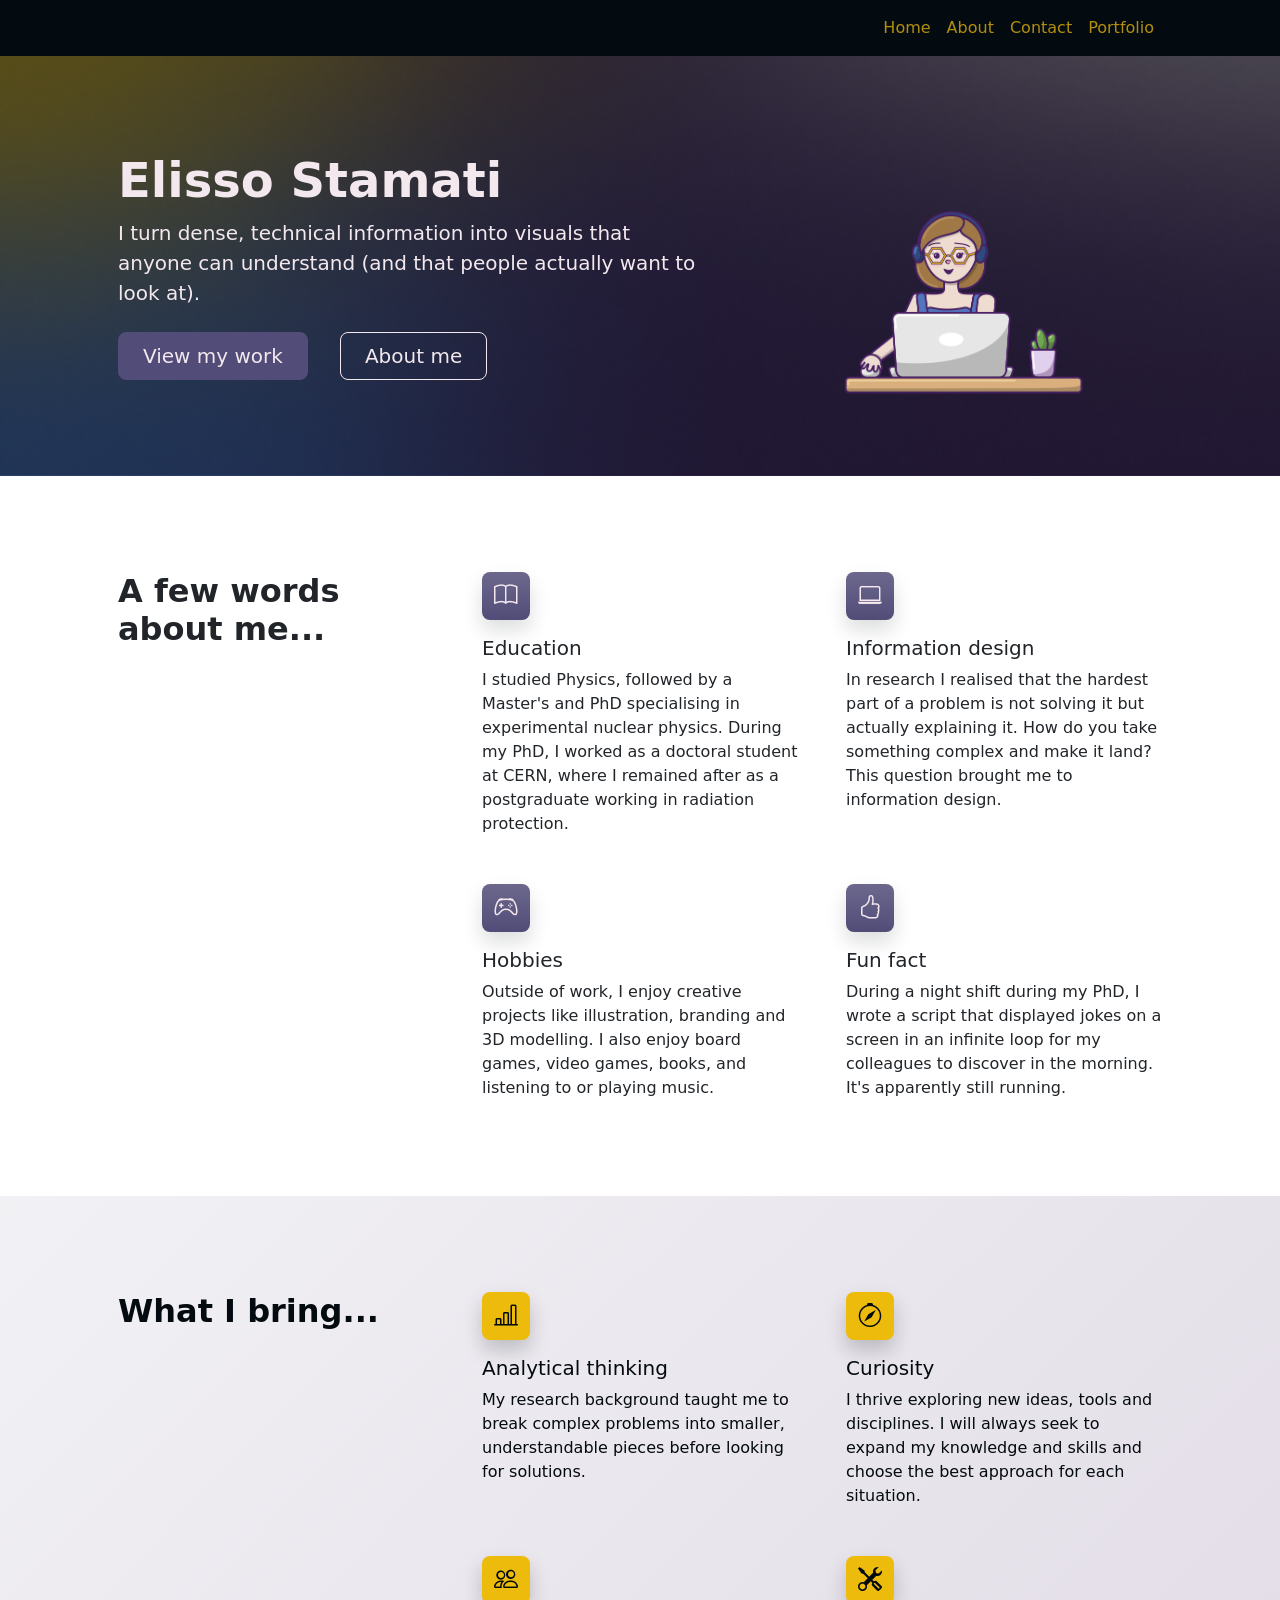
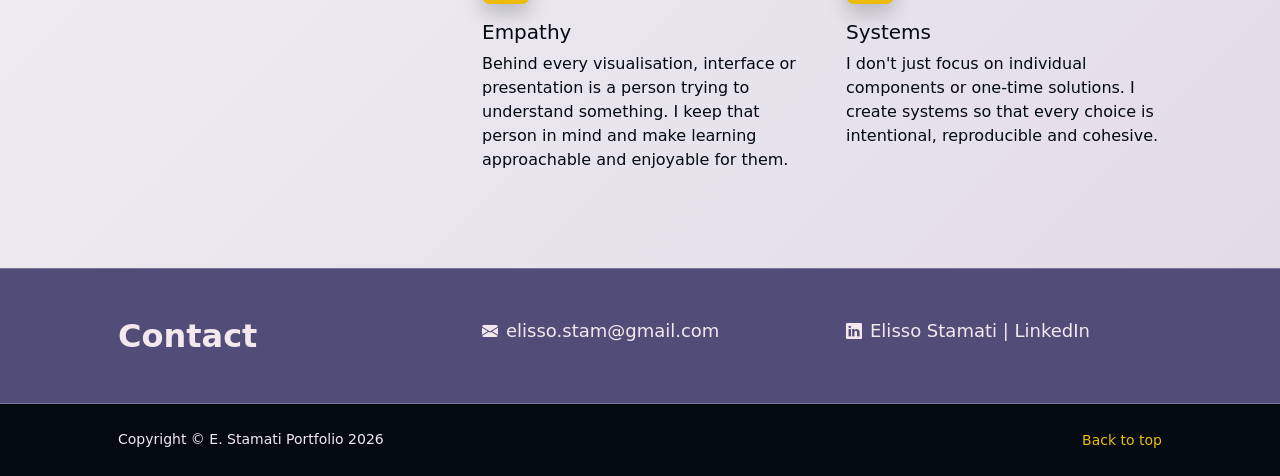
<file: index.html>
<!DOCTYPE html>
<html lang="en">
    <head>
        <meta charset="utf-8" />
        <meta name="viewport" content="width=device-width, initial-scale=1, shrink-to-fit=no" />
        <meta name="description" content="" />
        <meta name="author" content="" />
        <title>E. Stamati - Portfolio</title>
        <!-- Favicon-->
        <link rel="icon" type="image/x-icon" href="assets/favicon.ico" />
        <!-- Bootstrap icons-->
        <link href="https://cdn.jsdelivr.net/npm/bootstrap-icons@1.5.0/font/bootstrap-icons.css" rel="stylesheet" />
        <!-- Core theme CSS (includes Bootstrap)-->
        <link href="css/styles.css" rel="stylesheet" />
    </head> 
    <body class="d-flex flex-column h-100 index-theme" id="top">
        <main class="flex-shrink-0">
            <!-- Navigation-->
            <nav class="navbar navbar-expand-lg navbar-dark bg-dark">
                <div class="container px-5">
                    <button class="navbar-toggler" type="button" data-bs-toggle="collapse" data-bs-target="#navbarSupportedContent" aria-controls="navbarSupportedContent" aria-expanded="false" aria-label="Toggle navigation"><span class="navbar-toggler-icon"></span></button>
                    <div class="collapse navbar-collapse" id="navbarSupportedContent">
                        <ul class="navbar-nav ms-auto mb-2 mb-lg-0">
                            <li class="nav-item"><a class="nav-link" href="#top">Home</a></li>
                            <li class="nav-item"><a class="nav-link" href="#about">About</a></li>
                            <li class="nav-item"><a class="nav-link" href="#contact">Contact</a></li>
                            <li class="nav-item"><a class="nav-link" href="portfolio-overview.html">Portfolio</a></li>
                        </ul>
                    </div>
                </div>
            </nav>
            <!-- Header-->
            <header class="hero-header bg-dark py-5">
                <div class="container px-5">
                    <div class="row gx-5 align-items-center align-items-xl-stretch justify-content-center">
                        <div class="col-lg-8 col-xl-7 col-xxl-6">
                            <div class="d-xl-none text-center mb-4">
                                <img class="hero-image-mobile img-fluid rounded-3" src="assets/Happy.png" alt="Portrait of Elisso Stamati" />
                            </div>
                            <div class="my-5 text-center text-xl-start">
                                <h1 class="display-5 fw-bolder text-white mb-2">Elisso Stamati</h1>
                                <p class="lead fw-normal text-white mb-4">I turn dense, technical information into visuals that anyone can understand (and that people actually want to look at).</p>
                                <div class="d-grid gap-3 d-sm-flex justify-content-sm-center justify-content-xl-start">
                                    <a class="btn btn-primary btn-lg px-4 me-sm-3" href="portfolio-overview.html">View my work</a>
                                    <a class="btn btn-outline-light btn-lg px-4" href="#about">About me</a>
                                </div>
                            </div>
                        </div>
                        <div class="hero-image-column col-xl-5 col-xxl-6 d-none d-xl-flex justify-content-center"><img class="hero-image img-fluid rounded-3 mb-0 align-self-end" src="assets/Happy.png" alt="..." /></div>
                    </div>
                </div>
            </header>
            <!-- About section-->
            <section class="py-5 about-section" id="about">
                <div class="container px-5 my-5">
                    <div class="row gx-5 about-panel">
                        <div class="col-lg-4 mb-5 mb-lg-0"><h2 class="fw-bolder mb-0">A few words about me...</h2></div>
                        <div class="col-lg-8">
                            <div class="row gx-5 row-cols-1 row-cols-md-2">
                                <div class="col mb-5 h-100">
                                    <div class="feature bg-primary bg-gradient text-white rounded-3 mb-3"><i class="bi bi-book"></i></div>
                                    <h2 class="h5">Education</h2>
                                    <p class="mb-0">I studied Physics, followed by a Master's and PhD specialising in experimental nuclear physics. During my PhD, I worked as a doctoral student at CERN, where I remained after as a postgraduate working in radiation protection.</p>
                                </div>
                                <div class="col mb-5 h-100">
                                    <div class="feature bg-primary bg-gradient text-white rounded-3 mb-3"><i class="bi bi-laptop"></i></div>
                                    <h2 class="h5">Information design</h2>
                                    <p class="mb-0">In research I realised that the hardest part of a problem is not solving it but actually explaining it. How do you take something complex and make it land? This question brought me to information design. </p>
                                </div>
                                <div class="col mb-5 mb-md-0 h-100">
                                    <div class="feature bg-primary bg-gradient text-white rounded-3 mb-3"><i class="bi bi-controller"></i></div>
                                    <h2 class="h5">Hobbies</h2>
                                    <p class="mb-0">Outside of work, I enjoy creative projects like illustration, branding and 3D modelling. I also enjoy board games, video games, books, and listening to or playing music.</p>
                                </div>
                                <div class="col h-100">
                                    <div class="feature bg-primary bg-gradient text-white rounded-3 mb-3"><i class="bi bi-hand-thumbs-up"></i></div>
                                    <h2 class="h5">Fun fact</h2>
                                    <p class="mb-0">During a night shift during my PhD, I wrote a script that displayed jokes on a screen in an infinite loop for my colleagues to discover in the morning. It's apparently still running.</p>
                                </div>
                            </div>
                        </div>
                    </div>
                </div>
            </section>

            <section class="py-5 what-i-bring-section" id="what-i-bring">
                <div class="container px-5 my-5">
                    <div class="row gx-5 bring-panel">
                        <div class="col-lg-4 mb-5 mb-lg-0"><h2 class="fw-bolder mb-0">What I bring...</h2></div>
                        <div class="col-lg-8">
                            <div class="row gx-5 row-cols-1 row-cols-md-2">
                                <div class="col mb-5 h-100">
                                    <div class="feature bg-primary bg-gradient text-white rounded-3 mb-3"><i class="bi bi-bar-chart-line"></i></div>
                                    <h2 class="h5">Analytical thinking</h2>
                                    <p class="mb-0">My research background taught me to break complex problems into smaller, understandable pieces before looking for solutions.</p>
                                </div>
                                <div class="col mb-5 h-100">
                                    <div class="feature bg-primary bg-gradient text-white rounded-3 mb-3"><i class="bi bi-compass"></i></div>
                                    <h2 class="h5">Curiosity</h2>
                                    <p class="mb-0">I thrive exploring new ideas, tools and disciplines. I will always seek to expand my knowledge and skills and choose the best approach for each situation.</p>
                                </div>
                                <div class="col mb-5 mb-md-0 h-100">
                                    <div class="feature bg-primary bg-gradient text-white rounded-3 mb-3"><i class="bi bi-people"></i></div>
                                    <h2 class="h5">Empathy</h2>
                                    <p class="mb-0">Behind every visualisation, interface or presentation is a person trying to understand something. I keep that person in mind and make learning approachable and enjoyable for them.</p>
                                </div>
                                <div class="col h-100">
                                    <div class="feature bg-primary bg-gradient text-white rounded-3 mb-3"><i class="bi bi-tools"></i></div>
                                    <h2 class="h5">Systems</h2>
                                    <p class="mb-0">I don't just focus on individual components or one-time solutions. I create systems so that every choice is intentional, reproducible and cohesive.</p>
                                </div>
                            </div>
                        </div>
                    </div>
                </div>
            </section>
        </main>
        <section class="contact-strip py-5" id="contact">
            <div class="container px-5">
                <div class="row gx-5 align-items-start text-white">
                    <div class="col-lg-4 mb-4 mb-lg-0">
                        <h2 class="fw-bolder mb-0">Contact</h2>
                    </div>
                    <div class="col-lg-8">
                        <div class="row gx-5 row-cols-1 row-cols-md-2">
                            <div class="col mb-3 mb-md-0">
                                <a class="contact-link" href="mailto:elisso.stam@gmail.com"><i class="bi bi-envelope-fill me-2"></i>elisso.stam@gmail.com</a>
                            </div>
                            <div class="col">
                                <a class="contact-link" href="https://www.linkedin.com/in/elisso-stamati-58b563334/" target="_blank" rel="noopener noreferrer"><i class="bi bi-linkedin me-2"></i>Elisso Stamati | LinkedIn</a>
                            </div>
                        </div>
                    </div>
                </div>
            </div>
        </section>
        <!-- Footer-->
        <footer class="bg-dark py-4 mt-auto">
            <div class="container px-5">
                <div class="row align-items-center justify-content-between flex-column flex-sm-row">
                    <div class="col-auto"><div class="small m-0 text-white">Copyright &copy; E. Stamati Portfolio 2026</div></div>
                    <div class="col-auto"><a class="back-to-top small" href="#top">Back to top</a></div>
                </div>
            </div>
        </footer>
        <!-- Bootstrap core JS-->
        <script src="https://cdn.jsdelivr.net/npm/bootstrap@5.2.3/dist/js/bootstrap.bundle.min.js"></script>
        <!-- Core theme JS-->
        <script src="js/scripts.js"></script>
    </body>
</html>
</file>
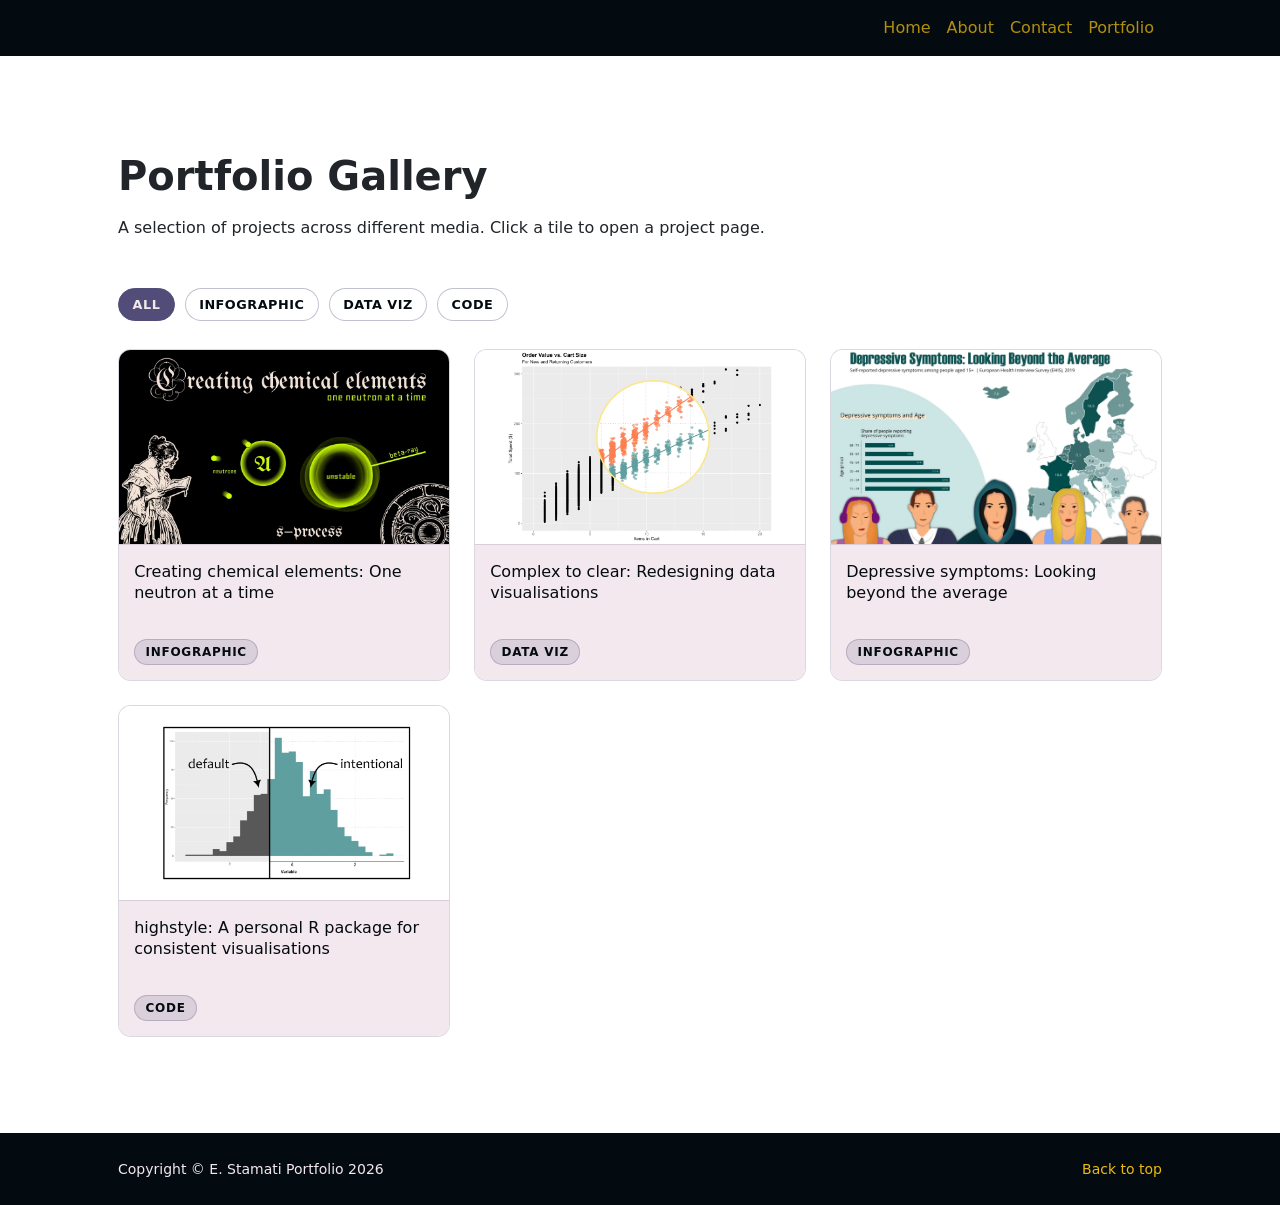
<file: portfolio-overview.html>
<!DOCTYPE html>
<html lang="en">
    <head>
        <meta charset="utf-8" />
        <meta name="viewport" content="width=device-width, initial-scale=1, shrink-to-fit=no" />
        <meta name="description" content="" />
        <meta name="author" content="" />
        <title>E. Stamati - Portfolio Overview</title>
        <!-- Favicon-->
        <link rel="icon" type="image/x-icon" href="assets/favicon.ico" />
        <!-- Bootstrap icons-->
        <link href="https://cdn.jsdelivr.net/npm/bootstrap-icons@1.5.0/font/bootstrap-icons.css" rel="stylesheet" />
        <!-- Core theme CSS (includes Bootstrap)-->
        <link href="css/styles.css" rel="stylesheet" />
        <style>
            .portfolio-gallery-intro {
                max-width: 760px;
            }

            .project-tile {
                display: grid;
                grid-template-rows: minmax(0, 1fr) 8.5rem;
                aspect-ratio: 1 / 1;
                background-color: #ffffff;
                border: 1px solid rgba(82, 77, 120, 0.22);
                border-radius: 0.8rem;
                overflow: hidden;
                color: var(--palette-midnight-ink);
                transition: transform 0.18s ease, box-shadow 0.18s ease;
                text-decoration: none;
            }

            .project-tile:hover,
            .project-tile:focus-visible {
                transform: translateY(-3px);
                box-shadow: 0 10px 24px rgba(4, 11, 16, 0.16);
                color: var(--palette-midnight-ink);
            }

            .project-thumb {
                width: 100%;
                height: 100%;
                min-height: 0;
                object-fit: cover;
                display: block;
            }

            .project-thumb-placeholder {
                width: 100%;
                height: 100%;
                display: grid;
                place-items: center;
                background: linear-gradient(135deg, rgba(82, 77, 120, 0.18), rgba(236, 187, 12, 0.28));
                color: var(--palette-midnight-ink);
                font-weight: 600;
                letter-spacing: 0.02em;
                text-align: center;
                padding: 1rem;
            }

            .project-meta {
                background-color: var(--palette-pale-blush);
                padding: 0.95rem;
                border-top: 1px solid rgba(82, 77, 120, 0.16);
                display: flex;
                flex-direction: column;
                gap: 0.5rem;
            }

            .project-title {
                font-size: 1rem;
                line-height: 1.35;
                margin: 0;
                display: -webkit-box;
                -webkit-box-orient: vertical;
                -webkit-line-clamp: 2;
                line-clamp: 2;
                overflow: hidden;
            }

            .project-tag {
                display: inline-block;
                background-color: rgba(82, 77, 120, 0.15);
                color: var(--palette-midnight-ink);
                border: 1px solid rgba(82, 77, 120, 0.28);
                border-radius: 999px;
                padding: 0.2rem 0.65rem;
                font-size: 0.75rem;
                text-transform: uppercase;
                letter-spacing: 0.06em;
                font-weight: 600;
                align-self: flex-start;
                margin-top: auto;
            }

            .project-tile-placeholder {
                opacity: 0.9;
            }

            .portfolio-filter {
                display: flex;
                flex-wrap: wrap;
                gap: 0.6rem;
                margin-bottom: 1.75rem;
            }

            .filter-chip {
                border: 1px solid rgba(82, 77, 120, 0.35);
                border-radius: 999px;
                background-color: #ffffff;
                color: var(--palette-midnight-ink);
                padding: 0.38rem 0.85rem;
                font-size: 0.8rem;
                font-weight: 600;
                letter-spacing: 0.04em;
                text-transform: uppercase;
                transition: background-color 0.16s ease, color 0.16s ease, border-color 0.16s ease;
            }

            .filter-chip:hover,
            .filter-chip:focus-visible {
                background-color: rgba(82, 77, 120, 0.12);
                border-color: rgba(82, 77, 120, 0.55);
            }

            .filter-chip.is-active {
                background-color: var(--palette-muted-indigo);
                color: var(--palette-pale-blush);
                border-color: var(--palette-muted-indigo);
            }

            .portfolio-empty {
                display: none;
                margin-top: 1rem;
                color: var(--palette-midnight-ink);
            }
        </style>
    </head>
    <body class="d-flex flex-column h-100 index-theme" id="top">
        <main class="flex-shrink-0">
            <!-- Navigation-->
            <nav class="navbar navbar-expand-lg navbar-dark bg-dark">
                <div class="container px-5">
                    <button class="navbar-toggler" type="button" data-bs-toggle="collapse" data-bs-target="#navbarSupportedContent" aria-controls="navbarSupportedContent" aria-expanded="false" aria-label="Toggle navigation"><span class="navbar-toggler-icon"></span></button>
                    <div class="collapse navbar-collapse" id="navbarSupportedContent">
                        <ul class="navbar-nav ms-auto mb-2 mb-lg-0">
                            <li class="nav-item"><a class="nav-link" href="index.html#top">Home</a></li>
                            <li class="nav-item"><a class="nav-link" href="index.html#about">About</a></li>
                            <li class="nav-item"><a class="nav-link" href="index.html#contact">Contact</a></li>
                            <li class="nav-item"><a class="nav-link" href="portfolio-overview.html">Portfolio</a></li>
                        </ul>
                    </div>
                </div>
            </nav>

            <section class="py-5">
                <div class="container px-5 my-5">
                    <div class="portfolio-gallery-intro mb-5">
                        <h1 class="fw-bolder mb-3">Portfolio Gallery</h1>
                        <p class="mb-0">A selection of projects across different media. Click a tile to open a project page.</p>
                    </div>

                    <div class="portfolio-filter" aria-label="Filter projects by tag">
                        <button class="filter-chip is-active" type="button" data-filter="all" aria-pressed="true">All</button>
                        <button class="filter-chip" type="button" data-filter="infographic" aria-pressed="false">Infographic</button>
                        <button class="filter-chip" type="button" data-filter="data-viz" aria-pressed="false">Data Viz</button>
                        <button class="filter-chip" type="button" data-filter="code" aria-pressed="false">Code</button>
                    </div>

                    <div class="row g-4 row-cols-1 row-cols-sm-2 row-cols-lg-3" id="projectGrid">
                        <div class="col" data-tag="infographic">
                            <a class="project-tile h-100" href="project_astro.html" aria-label="Open project: Creating chemical elements: One neutron at a time">
                                <img
                                    src="assets/projects/astro_thumbnail.webp"
                                    alt="Thumbnail for Creating chemical elements: One neutron at a time"
                                    class="project-thumb"
                                />
                                <div class="project-meta">
                                    <h2 class="project-title">Creating chemical elements: One neutron at a time</h2>
                                    <span class="project-tag">Infographic</span>
                                </div>
                            </a>
                        </div>

                        <div class="col" data-tag="data-viz">
                            <a class="project-tile h-100" href="project_redesign.html" aria-label="Open project: Complex to clear: Redesigning data visualisations">
                                <img
                                    src="assets/projects/redesign_thumbnail.webp"
                                    alt="Thumbnail for Complex to clear: Redesigning data visualisations"
                                    class="project-thumb"
                                />
                                <div class="project-meta">
                                    <h2 class="project-title">Complex to clear: Redesigning data visualisations</h2>
                                    <span class="project-tag">Data Viz</span>
                                </div>
                            </a>
                        </div>

                        <div class="col" data-tag="infographic">
                            <a class="project-tile h-100" href="project_mental_health.html" aria-label="Open project: Depressive symptoms: Looking beyond the average">
                                <img
                                    src="assets/projects/depressive_symptoms_ehis2019_thumbnail.webp"
                                    alt="Thumbnail for Depressive symptoms: Looking beyond the average"
                                    class="project-thumb"
                                />
                                <div class="project-meta">
                                    <h2 class="project-title">Depressive symptoms: Looking beyond the average</h2>
                                    <span class="project-tag">Infographic</span>
                                </div>
                            </a>
                        </div>

                        <div class="col" data-tag="code">
                            <a class="project-tile h-100" href="project_theme.html" aria-label="Open project: Code">
                                <img
                                    src="assets/projects/theme_thumbnail.webp"
                                    alt="Thumbnail for Code Project"
                                    class="project-thumb"
                                />
                                <div class="project-meta">
                                    <h2 class="project-title">highstyle: A personal R package for consistent visualisations</h2>
                                    <span class="project-tag">Code</span>
                                </div>
                            </a>
                        </div>

                    </div>

                    <p class="portfolio-empty" id="portfolioEmptyState">No projects in this category yet.</p>
                </div>
            </section>
        </main>

        <!-- Footer-->
        <footer class="bg-dark py-4 mt-auto">
            <div class="container px-5">
                <div class="row align-items-center justify-content-between flex-column flex-sm-row">
                    <div class="col-auto"><div class="small m-0 text-white">Copyright &copy; E. Stamati Portfolio 2026</div></div>
                    <div class="col-auto"><a class="back-to-top small" href="#top">Back to top</a></div>
                </div>
            </div>
        </footer>
        <!-- Bootstrap core JS-->
        <script src="https://cdn.jsdelivr.net/npm/bootstrap@5.2.3/dist/js/bootstrap.bundle.min.js"></script>
        <!-- Core theme JS-->
        <script src="js/scripts.js"></script>
        <script>
            (function () {
                const filterButtons = document.querySelectorAll(".filter-chip");
                const projectCards = document.querySelectorAll("#projectGrid > [data-tag]");
                const emptyState = document.getElementById("portfolioEmptyState");

                function applyFilter(filterValue) {
                    let visibleCount = 0;

                    projectCards.forEach(function (card) {
                        const cardTag = card.getAttribute("data-tag");
                        const shouldShow = filterValue === "all" || cardTag === filterValue;
                        card.style.display = shouldShow ? "" : "none";
                        if (shouldShow) {
                            visibleCount += 1;
                        }
                    });

                    if (emptyState) {
                        emptyState.style.display = visibleCount === 0 ? "block" : "none";
                    }
                }

                filterButtons.forEach(function (button) {
                    button.addEventListener("click", function () {
                        const nextFilter = button.getAttribute("data-filter") || "all";

                        filterButtons.forEach(function (btn) {
                            const isActive = btn === button;
                            btn.classList.toggle("is-active", isActive);
                            btn.setAttribute("aria-pressed", isActive ? "true" : "false");
                        });

                        applyFilter(nextFilter);
                    });
                });

                applyFilter("all");
            })();
        </script>
    </body>
</html>
</file>
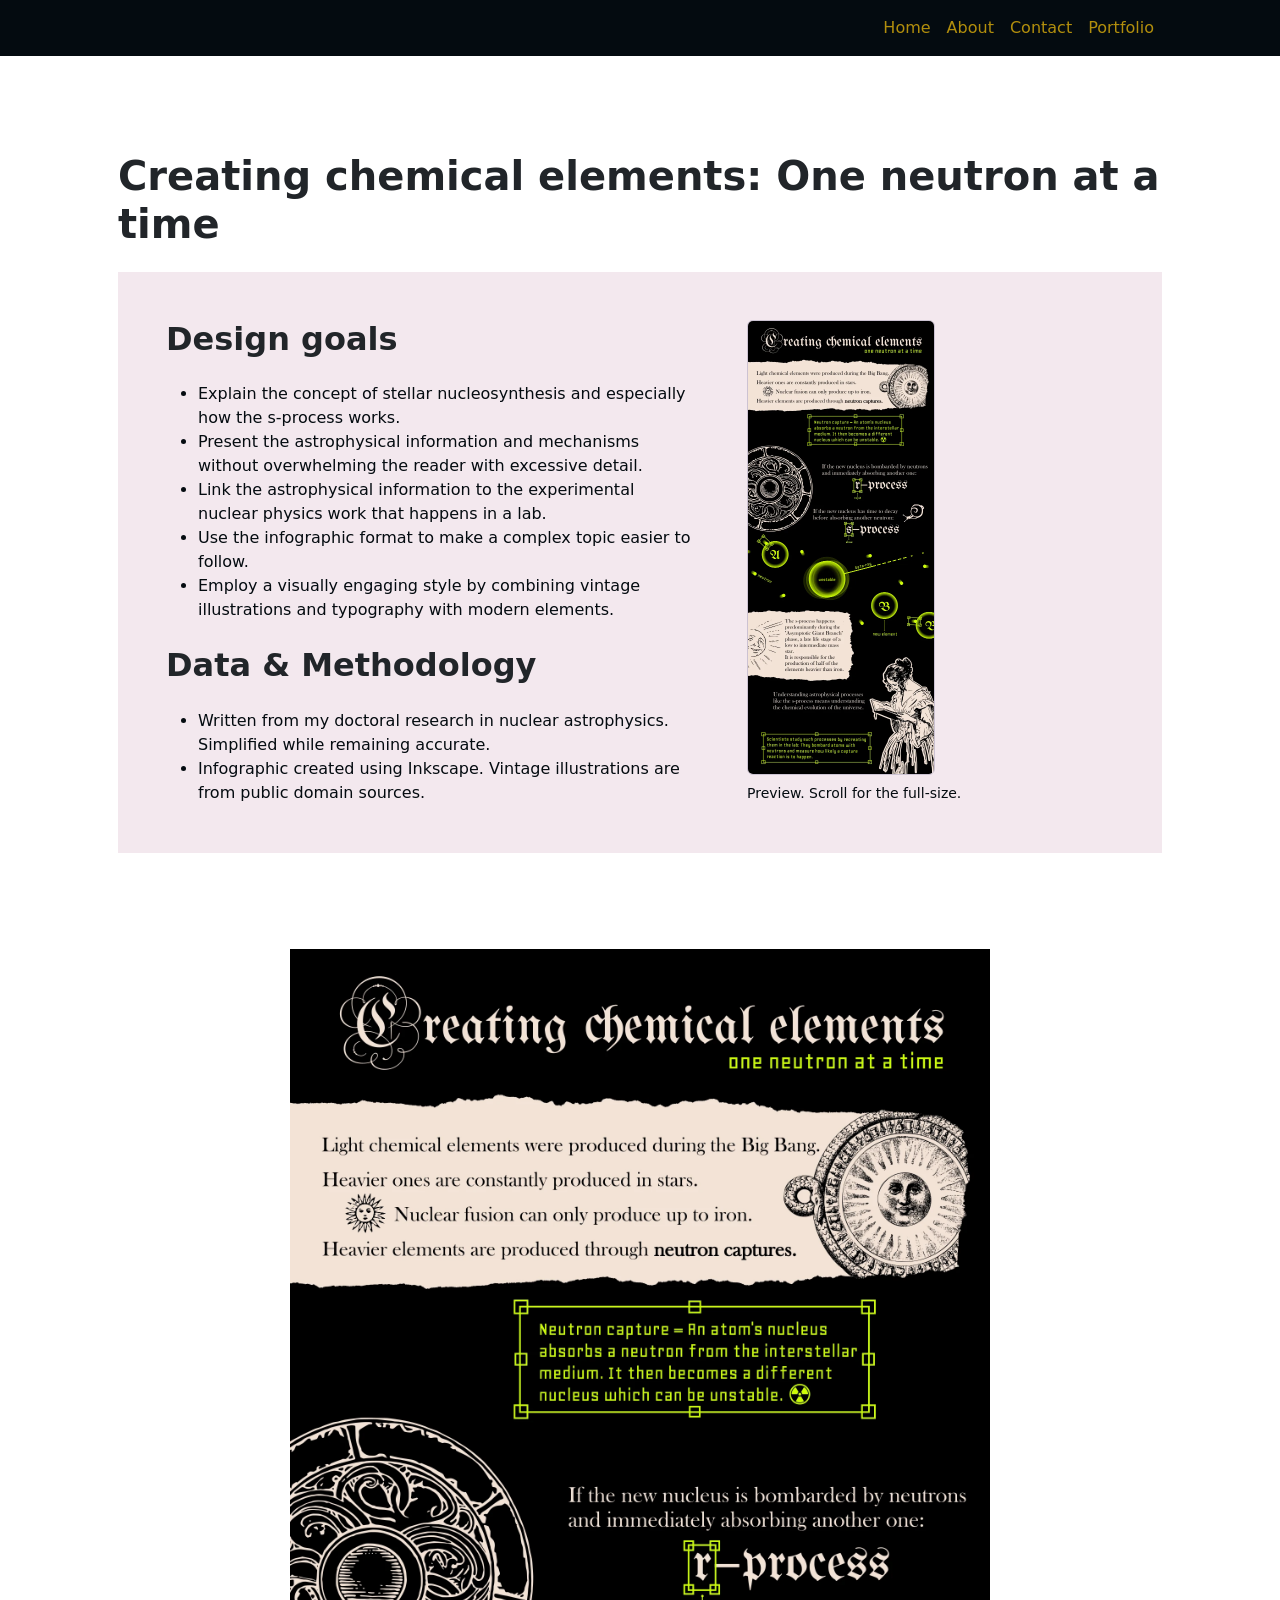
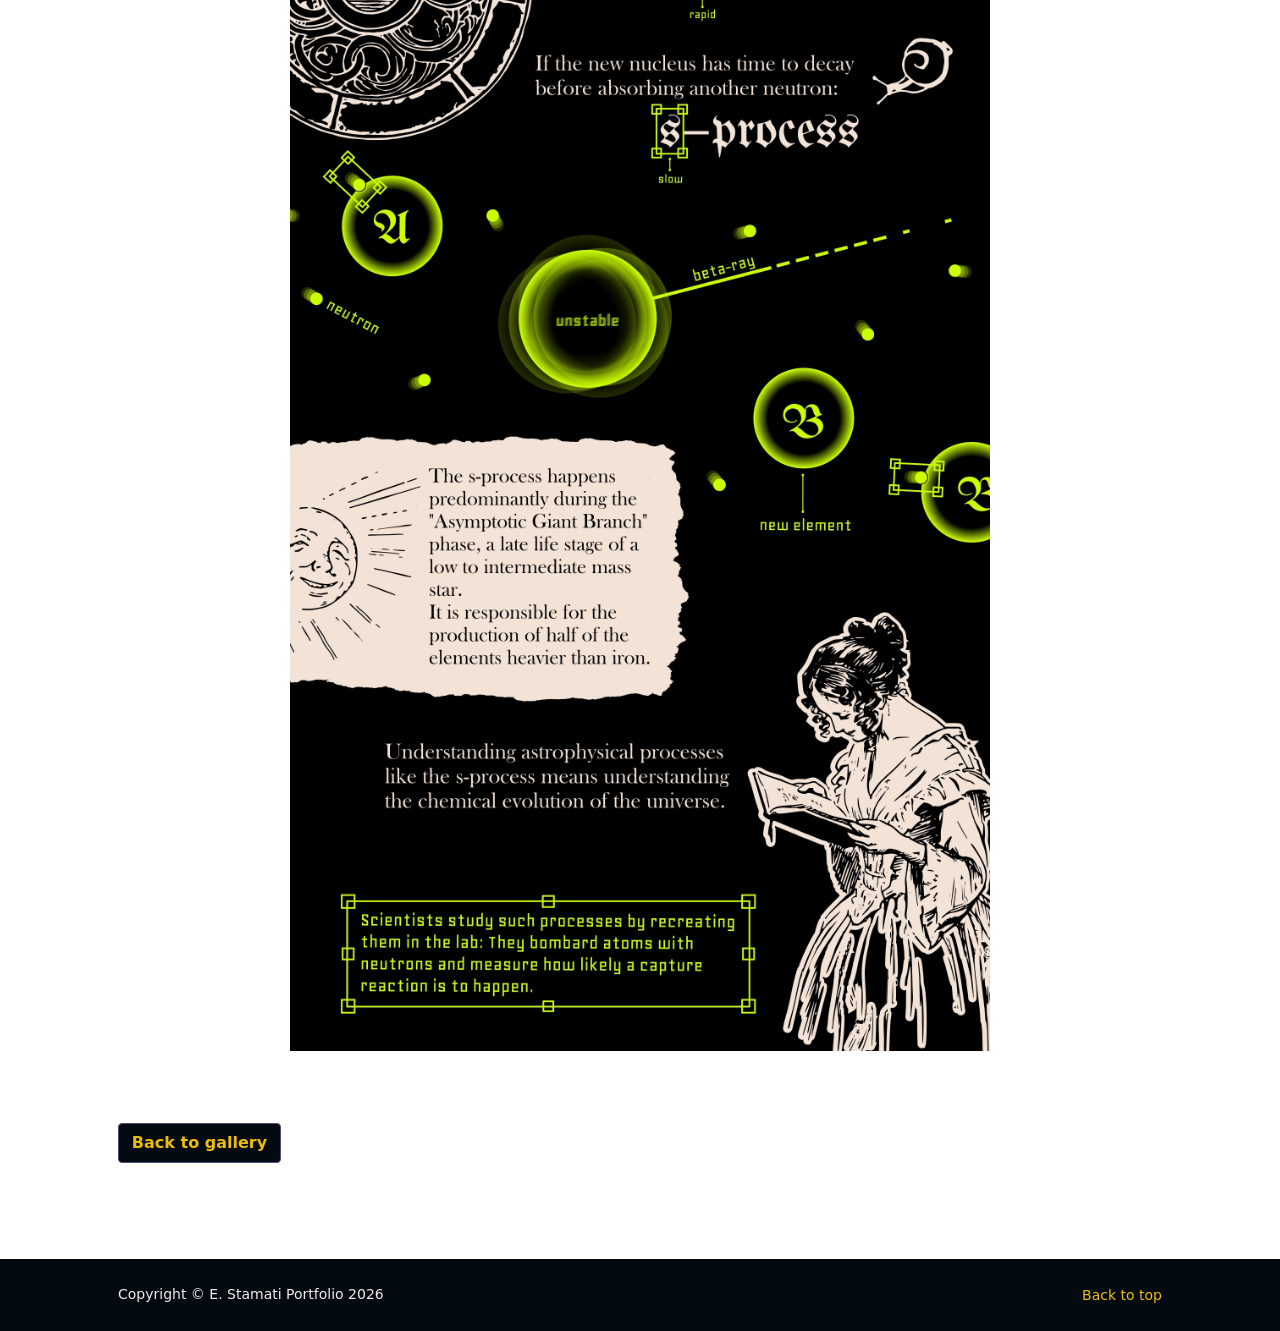
<file: project_astro.html>
<!DOCTYPE html>
<html lang="en">
    <head>
        <meta charset="utf-8" />
        <meta name="viewport" content="width=device-width, initial-scale=1, shrink-to-fit=no" />
        <meta name="description" content="Creating chemical elements: One neutron at a time" />
        <meta name="author" content="" />
        <title>E. Stamati - Creating chemical elements</title>
        <!-- Favicon-->
        <link rel="icon" type="image/x-icon" href="assets/favicon.ico" />
        <!-- Bootstrap icons-->
        <link href="https://cdn.jsdelivr.net/npm/bootstrap-icons@1.5.0/font/bootstrap-icons.css" rel="stylesheet" />
        <!-- Core theme CSS (includes Bootstrap)-->
        <link href="css/styles.css" rel="stylesheet" />
    </head>
    <body class="d-flex flex-column h-100 index-theme" id="top">
        <main class="flex-shrink-0">
            <!-- Navigation-->
            <nav class="navbar navbar-expand-lg navbar-dark bg-dark">
                <div class="container px-5">
                    <button class="navbar-toggler" type="button" data-bs-toggle="collapse" data-bs-target="#navbarSupportedContent" aria-controls="navbarSupportedContent" aria-expanded="false" aria-label="Toggle navigation"><span class="navbar-toggler-icon"></span></button>
                    <div class="collapse navbar-collapse" id="navbarSupportedContent">
                        <ul class="navbar-nav ms-auto mb-2 mb-lg-0">
                            <li class="nav-item"><a class="nav-link" href="index.html#top">Home</a></li>
                            <li class="nav-item"><a class="nav-link" href="index.html#about">About</a></li>
                            <li class="nav-item"><a class="nav-link" href="index.html#contact">Contact</a></li>
                            <li class="nav-item"><a class="nav-link" href="portfolio-overview.html">Portfolio</a></li>
                        </ul>
                    </div>
                </div>
            </nav>

            <section class="py-5">
                <div class="container px-5 my-5">

                    <h1 class="fw-bolder mb-4 text-start">Creating chemical elements: One neutron at a time</h1>

                    <div class="p-4 p-md-5 text-start" style="background-color: var(--palette-pale-blush);">
                        <div class="row gx-5 align-items-start">
                            <div class="col-lg-7" id="introTextCol">
                                <h2 class="fw-bolder mb-4 text-start">Design goals</h2>
                                <ul class="mb-4" style="color: var(--palette-midnight-ink); max-width: 900px;">
                                    <li>Explain the concept of stellar nucleosynthesis and especially how the s-process works.</li>
                                    <li>Present the astrophysical information and mechanisms without overwhelming the reader with excessive detail.</li>
                                    <li>Link the astrophysical information to the experimental nuclear physics work that happens in a lab.</li>
                                    <li>Use the infographic format to make a complex topic easier to follow.</li>
                                    <li>Employ a visually engaging style by combining vintage illustrations and typography with modern elements.</li>
                                </ul>

                                <h2 class="fw-bolder mb-4 text-start">Data & Methodology</h2>
                                <ul class="mb-0" style="color: var(--palette-midnight-ink); max-width: 900px;">
                                    <li>Written from my doctoral research in nuclear astrophysics. Simplified while remaining accurate.</li>
                                    <li>Infographic created using Inkscape. Vintage illustrations are from public domain sources.</li>
                                </ul>
                            </div>

                            <div class="col-lg-5 d-none d-lg-flex flex-column align-items-start">
                                <a href="#full-infographic" aria-label="Jump to full-size infographic" class="d-inline-block">
                                    <img
                                        src="assets/projects/infographic_astro_preview.webp"
                                        alt="Preview of the Creating chemical elements infographic"
                                        class="img-fluid rounded-2"
                                        id="introPreviewImage"
                                        style="display: block; border: 1px solid rgba(82, 77, 120, 0.24);"
                                    />
                                </a>
                                <p class="small mt-2 mb-0" style="color: var(--palette-midnight-ink);" id="introPreviewCaption">Preview. Scroll for the full-size.</p>
                            </div>
                        </div>
                    </div>

                    <div class="py-4 py-md-5 mt-4 mt-md-5" style="background-color: #ffffff;" id="full-infographic">
                        <img
                            src="assets/projects/infographic_astro.webp"
                            alt="Creating chemical elements: One neutron at a time infographic"
                            class="img-fluid"
                            style="width: 67%; max-width: 100%; display: block; margin: 0 auto;"
                        />
                    </div>

                    <div class="mt-3 mt-md-4 text-start">
                        <a class="back-to-gallery" href="portfolio-overview.html">Back to gallery</a>
                    </div>

                </div>
                
            </section>
        </main>

        <!-- Footer-->
        <footer class="bg-dark py-4 mt-auto">
            <div class="container px-5">
                <div class="row align-items-center justify-content-between flex-column flex-sm-row">
                    <div class="col-auto"><div class="small m-0 text-white">Copyright &copy; E. Stamati Portfolio 2026</div></div>
                    <div class="col-auto"><a class="back-to-top small" href="#top">Back to top</a></div>
                </div>
            </div>
        </footer>
        <!-- Bootstrap core JS-->
        <script src="https://cdn.jsdelivr.net/npm/bootstrap@5.2.3/dist/js/bootstrap.bundle.min.js"></script>
        <!-- Core theme JS-->
        <script src="js/scripts.js"></script>
        <script>
            (function () {
                const textCol = document.getElementById("introTextCol");
                const previewImage = document.getElementById("introPreviewImage");
                const previewCaption = document.getElementById("introPreviewCaption");

                function syncPreviewHeight() {
                    if (!textCol || !previewImage || !previewCaption) {
                        return;
                    }

                    if (window.matchMedia("(min-width: 992px)").matches) {
                        const textHeight = textCol.getBoundingClientRect().height;
                        const captionHeight = previewCaption.getBoundingClientRect().height;
                        const availableHeight = Math.max(220, Math.floor(textHeight - captionHeight - 8));
                        previewImage.style.maxHeight = availableHeight + "px";
                    } else {
                        previewImage.style.maxHeight = "none";
                    }
                }

                window.addEventListener("load", syncPreviewHeight);
                window.addEventListener("resize", syncPreviewHeight);
            })();
        </script>
    </body>
</html>
</file>
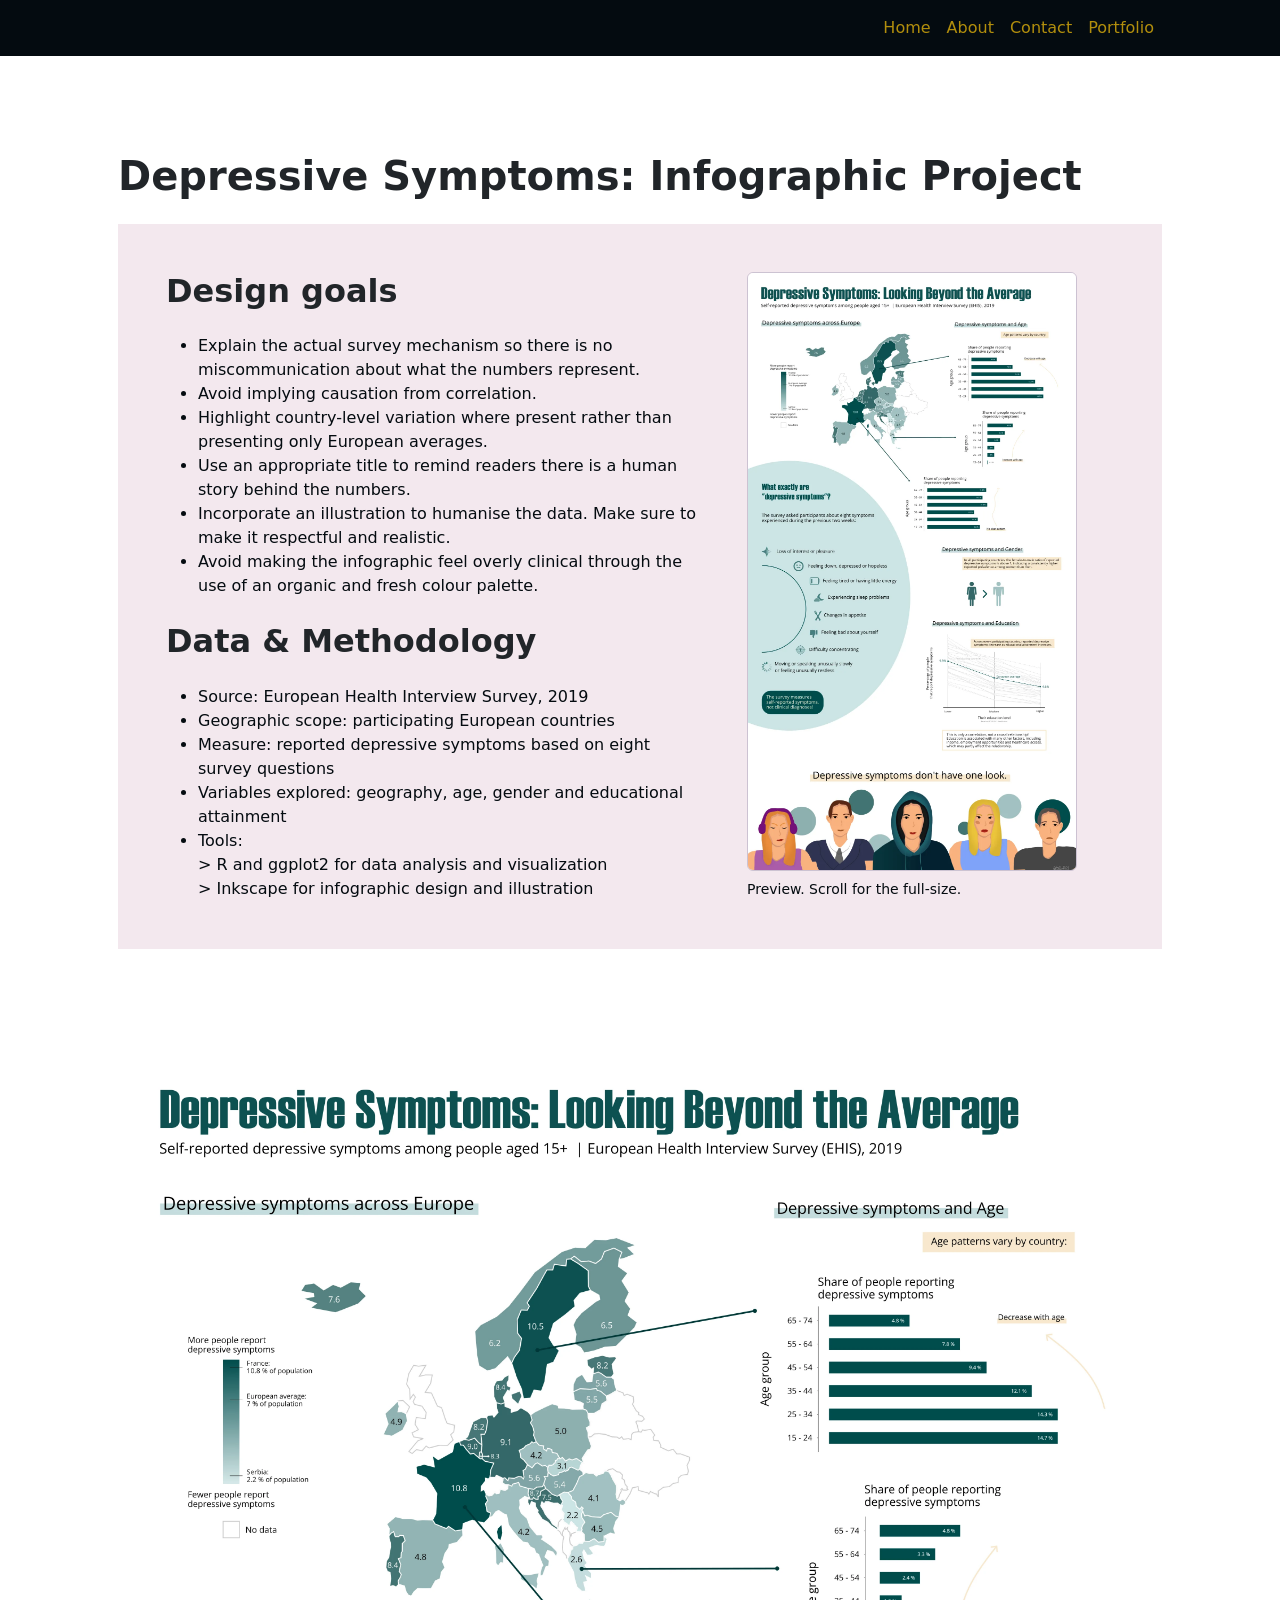
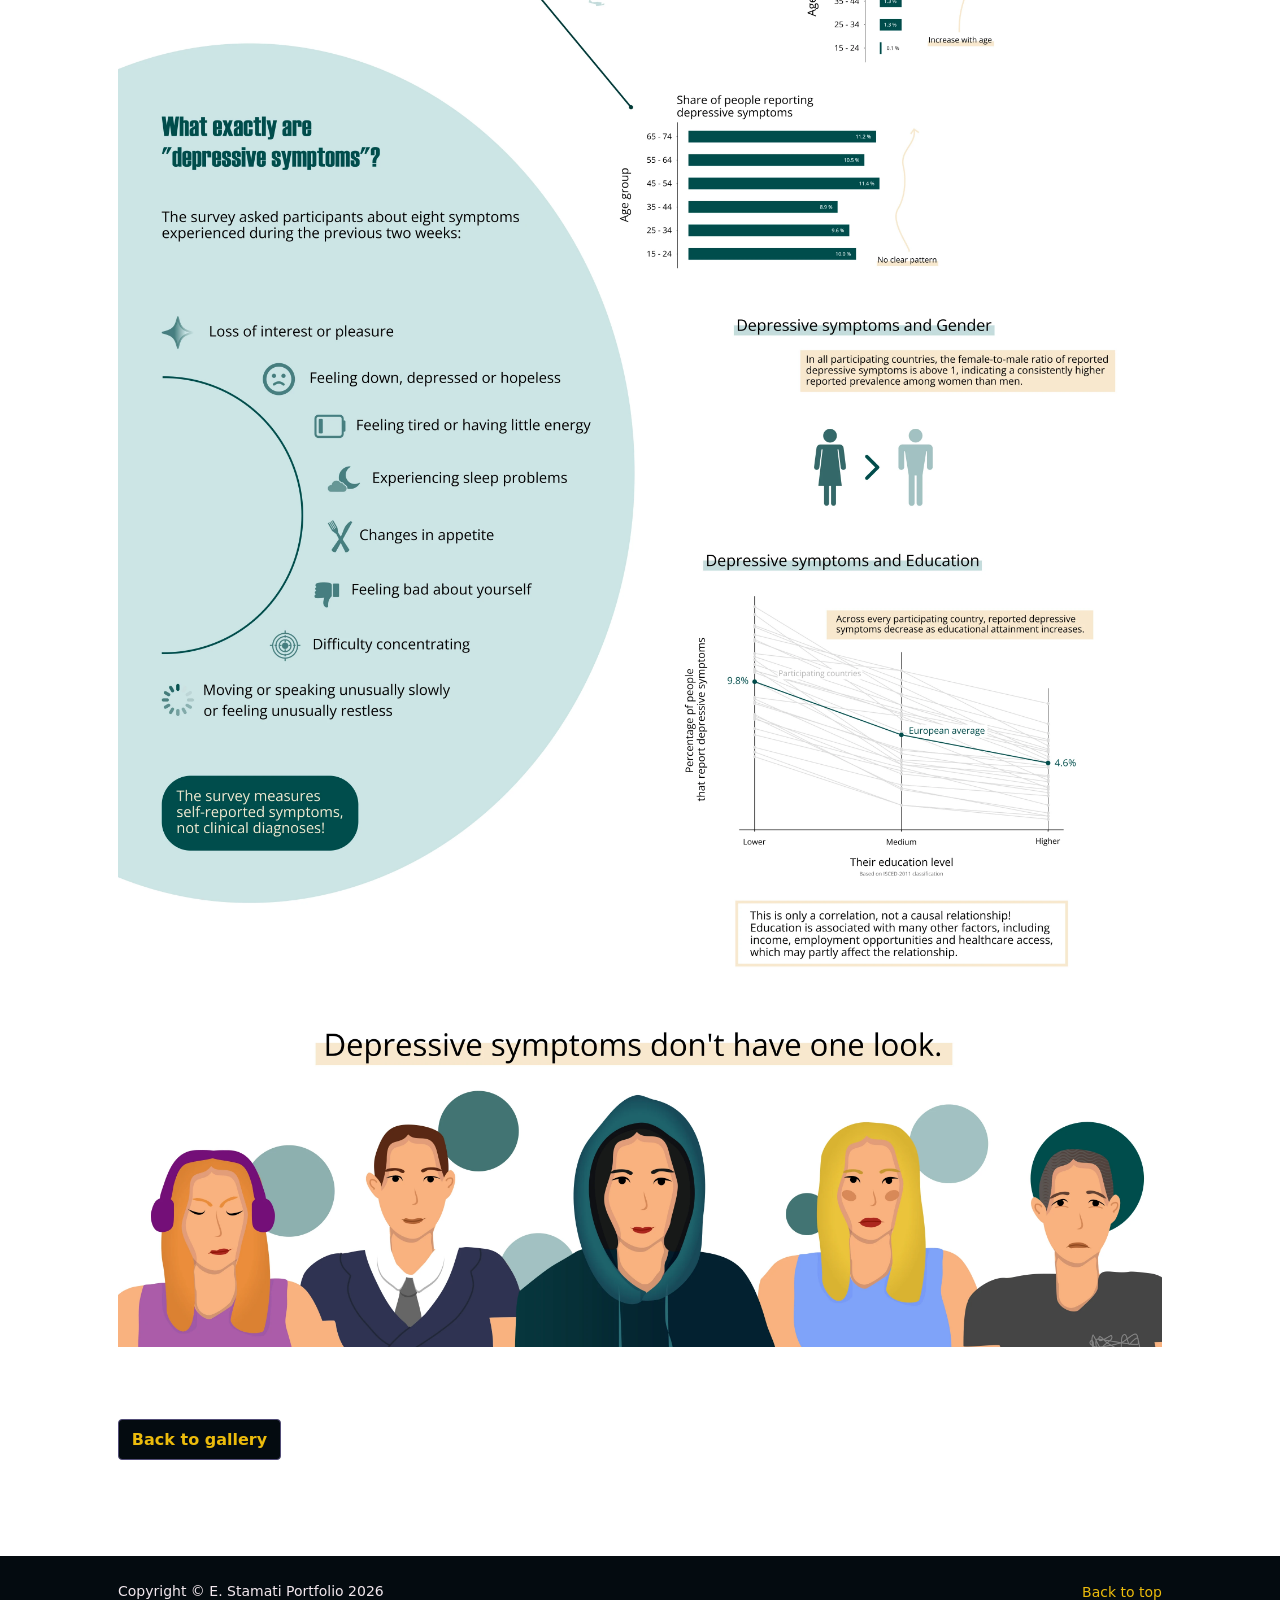
<file: project_mental_health.html>
<!DOCTYPE html>
<html lang="en">
    <head>
        <meta charset="utf-8" />
        <meta name="viewport" content="width=device-width, initial-scale=1, shrink-to-fit=no" />
        <meta name="description" content="" />
        <meta name="author" content="" />
        <title>E. Stamati - Mental Health Project</title>
        <!-- Favicon-->
        <link rel="icon" type="image/x-icon" href="assets/favicon.ico" />
        <!-- Bootstrap icons-->
        <link href="https://cdn.jsdelivr.net/npm/bootstrap-icons@1.5.0/font/bootstrap-icons.css" rel="stylesheet" />
        <!-- Core theme CSS (includes Bootstrap)-->
        <link href="css/styles.css" rel="stylesheet" />
    </head>
    <body class="d-flex flex-column h-100 index-theme" id="top">
        <main class="flex-shrink-0">
            <!-- Navigation-->
            <nav class="navbar navbar-expand-lg navbar-dark bg-dark">
                <div class="container px-5">
                    <button class="navbar-toggler" type="button" data-bs-toggle="collapse" data-bs-target="#navbarSupportedContent" aria-controls="navbarSupportedContent" aria-expanded="false" aria-label="Toggle navigation"><span class="navbar-toggler-icon"></span></button>
                    <div class="collapse navbar-collapse" id="navbarSupportedContent">
                        <ul class="navbar-nav ms-auto mb-2 mb-lg-0">
                            <li class="nav-item"><a class="nav-link" href="index.html#top">Home</a></li>
                            <li class="nav-item"><a class="nav-link" href="index.html#about">About</a></li>
                            <li class="nav-item"><a class="nav-link" href="index.html#contact">Contact</a></li>
                            <li class="nav-item"><a class="nav-link" href="portfolio-overview.html">Portfolio</a></li>
                        </ul>
                    </div>
                </div>
            </nav>

            <section class="py-5">
                <div class="container px-5 my-5">

                    <h1 class="fw-bolder mb-4 text-start">Depressive Symptoms: Infographic Project</h1>

                    <div class="p-4 p-md-5 text-start" style="background-color: var(--palette-pale-blush);">
                        <div class="row gx-5 align-items-start">
                            <div class="col-lg-7" id="introTextCol">
                                <h2 class="fw-bolder mb-4 text-start">Design goals</h2>
                                <ul class="mb-4" style="color: var(--palette-midnight-ink); max-width: 900px;">
                                    <li>Explain the actual survey mechanism so there is no miscommunication about what the numbers represent.</li>
                                    <li>Avoid implying causation from correlation.</li>
                                    <li>Highlight country-level variation where present rather than presenting only European averages.</li>
                                    <li>Use an appropriate title to remind readers there is a human story behind the numbers.</li>
                                    <li>Incorporate an illustration to humanise the data. Make sure to make it respectful and realistic.</li>
                                    <li>Avoid making the infographic feel overly clinical through the use of an organic and fresh colour palette.</li>
                                </ul>

                                <h2 class="fw-bolder mb-4 text-start">Data &amp; Methodology</h2>
                                <ul class="mb-0" style="color: var(--palette-midnight-ink); max-width: 900px;">
                                    <li>Source: European Health Interview Survey, 2019</li>
                                    <li>Geographic scope: participating European countries</li>
                                    <li>Measure: reported depressive symptoms based on eight survey questions</li>
                                    <li>Variables explored: geography, age, gender and educational attainment</li>
                                    <li>Tools: <br> > R and ggplot2 for data analysis and visualization<br> > Inkscape for infographic design and illustration</li>
                                </ul>
                            </div>

                            <div class="col-lg-5 d-none d-lg-flex flex-column align-items-start">
                                <a href="#full-infographic" aria-label="Jump to full-size infographic" class="d-inline-block">
                                    <img
                                        src="assets/projects/depressive_symptoms_ehis2019_infographic_preview.webp"
                                        alt="Preview of the depressive symptoms infographic"
                                        class="img-fluid rounded-2"
                                        id="introPreviewImage"
                                        style="display: block; border: 1px solid rgba(82, 77, 120, 0.24);"
                                    />
                                </a>
                                <p class="small mt-2 mb-0" style="color: var(--palette-midnight-ink);" id="introPreviewCaption">Preview. Scroll for the full-size.</p>
                            </div>
                        </div>
                    </div>

                    <div class="py-4 py-md-5 mt-4 mt-md-5" style="background-color: #ffffff;" id="full-infographic">
                        <img
                            src="assets/projects/depressive_symptoms_ehis2019_infographic.webp"
                            alt="Depressive Symptoms Project Infographic"
                            class="img-fluid w-100"
                        />
                    </div>

                    <div class="mt-3 mt-md-4 text-start">
                        <a class="back-to-gallery" href="portfolio-overview.html">Back to gallery</a>
                    </div>

                </div>
                
            </section>
        </main>

        <!-- Footer-->
        <footer class="bg-dark py-4 mt-auto">
            <div class="container px-5">
                <div class="row align-items-center justify-content-between flex-column flex-sm-row">
                    <div class="col-auto"><div class="small m-0 text-white">Copyright &copy; E. Stamati Portfolio 2026</div></div>
                    <div class="col-auto"><a class="back-to-top small" href="#top">Back to top</a></div>
                </div>
            </div>
        </footer>
        <!-- Bootstrap core JS-->
        <script src="https://cdn.jsdelivr.net/npm/bootstrap@5.2.3/dist/js/bootstrap.bundle.min.js"></script>
        <!-- Core theme JS-->
        <script src="js/scripts.js"></script>
        <script>
            (function () {
                const textCol = document.getElementById("introTextCol");
                const previewImage = document.getElementById("introPreviewImage");
                const previewCaption = document.getElementById("introPreviewCaption");

                function syncPreviewHeight() {
                    if (!textCol || !previewImage || !previewCaption) {
                        return;
                    }

                    if (window.matchMedia("(min-width: 992px)").matches) {
                        const textHeight = textCol.getBoundingClientRect().height;
                        const captionHeight = previewCaption.getBoundingClientRect().height;
                        const availableHeight = Math.max(220, Math.floor(textHeight - captionHeight - 8));
                        previewImage.style.maxHeight = availableHeight + "px";
                    } else {
                        previewImage.style.maxHeight = "none";
                    }
                }

                window.addEventListener("load", syncPreviewHeight);
                window.addEventListener("resize", syncPreviewHeight);
            })();
        </script>
    </body>
</html>
</file>
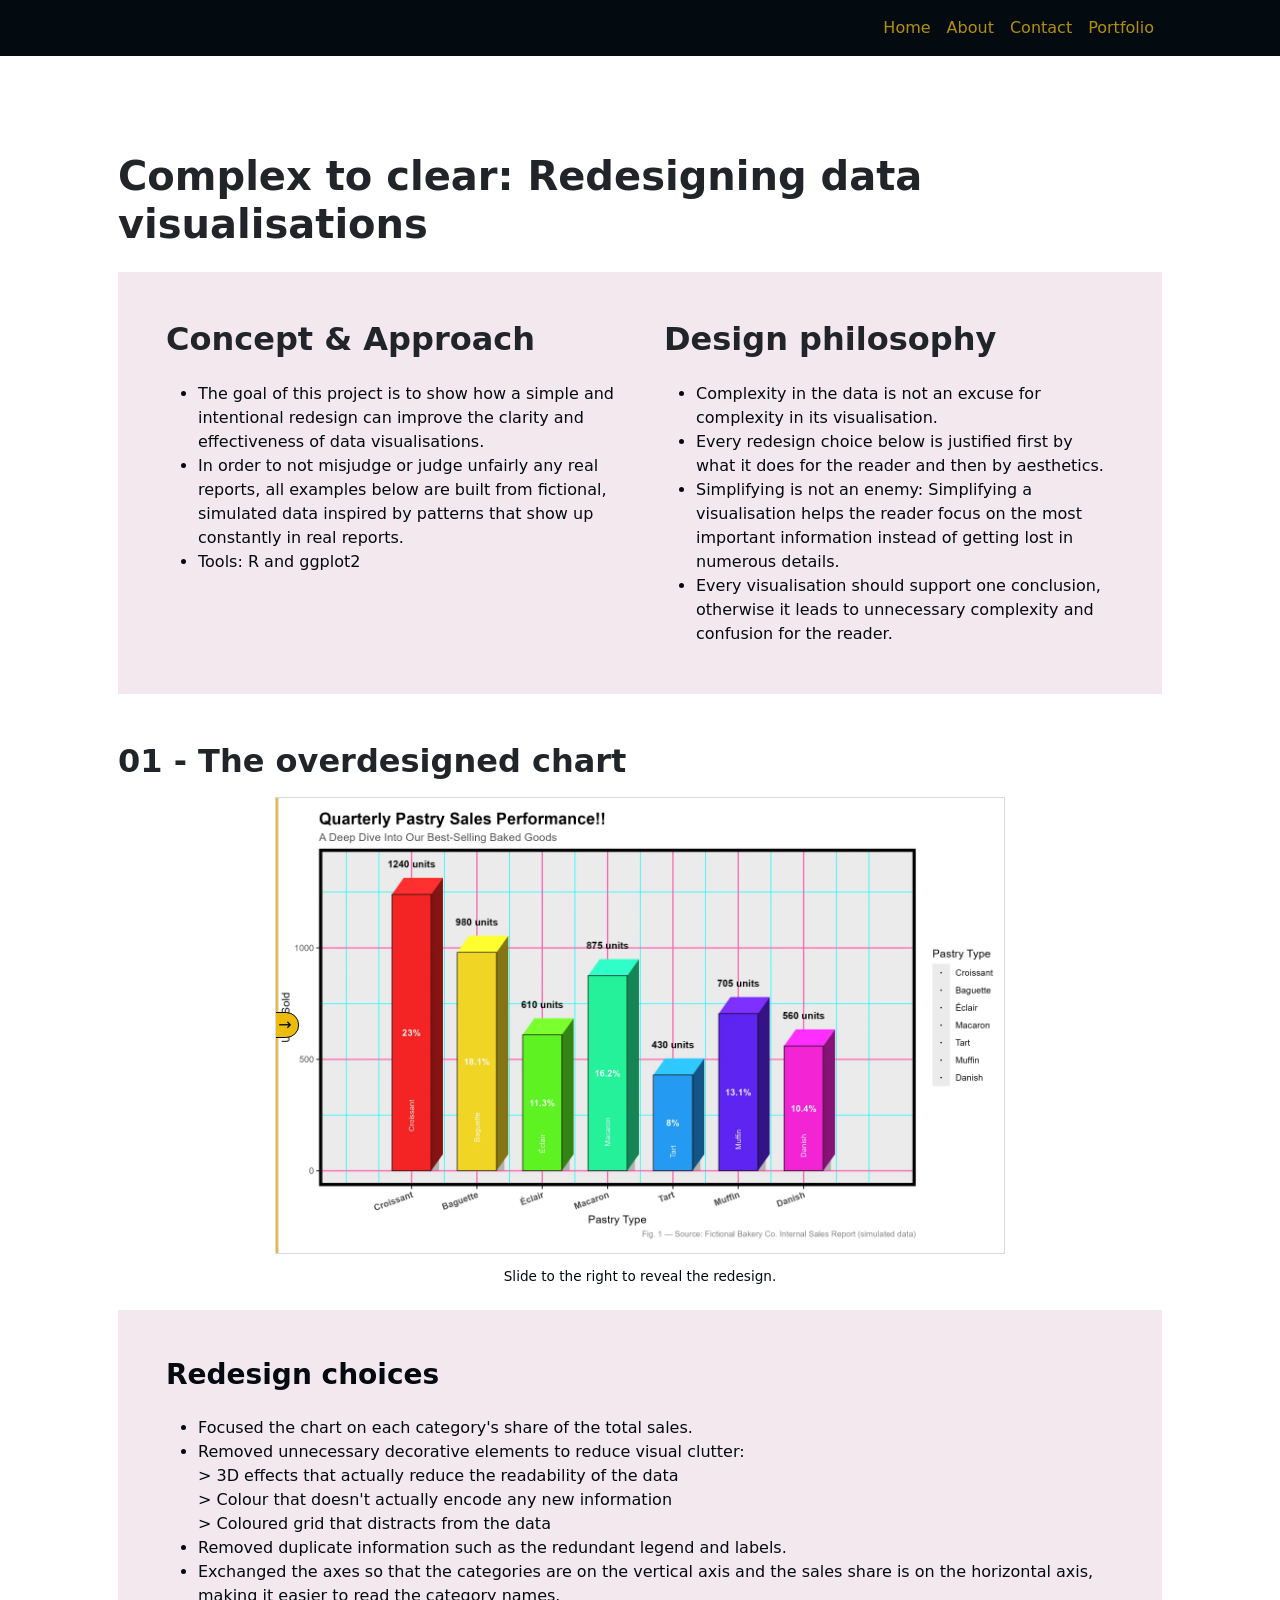
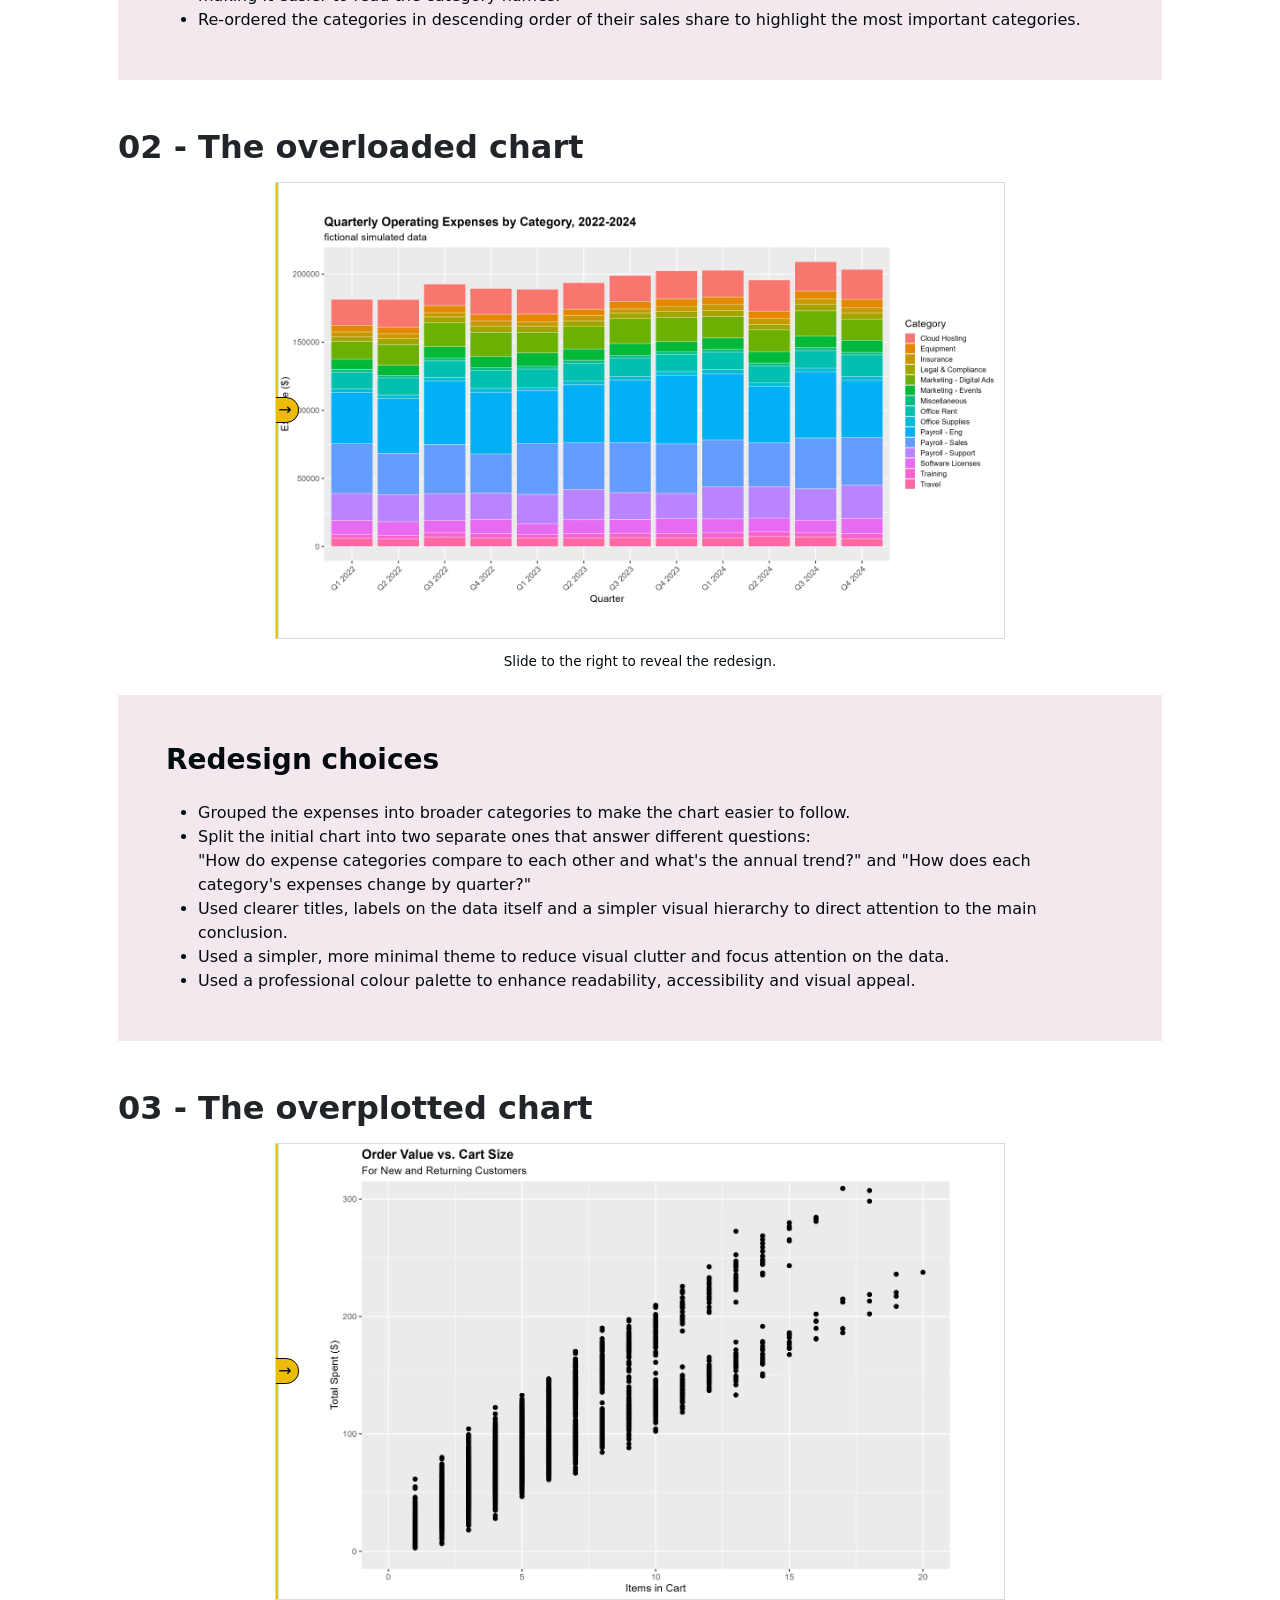
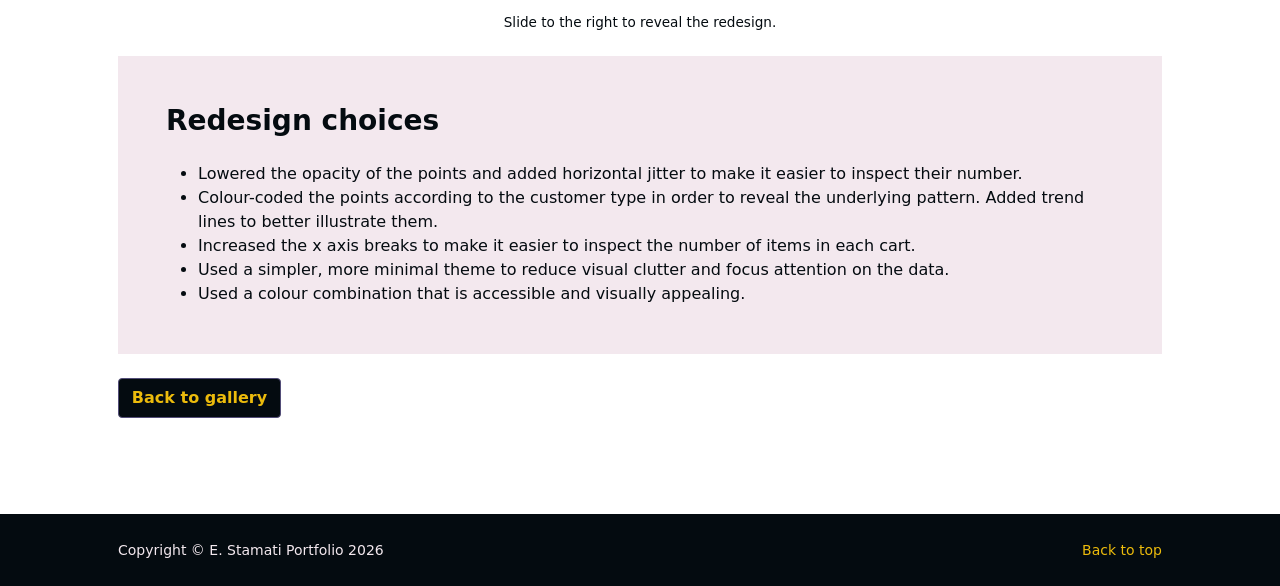
<file: project_redesign.html>
<!DOCTYPE html>
<html lang="en">
    <head>
        <meta charset="utf-8" />
        <meta name="viewport" content="width=device-width, initial-scale=1, shrink-to-fit=no" />
        <meta name="description" content="Complex to clear: Redesigning data visualisations" />
        <meta name="author" content="" />
        <title>E. Stamati - Complex to clear</title>
        <!-- Favicon-->
        <link rel="icon" type="image/x-icon" href="assets/favicon.ico" />
        <!-- Bootstrap icons-->
        <link href="https://cdn.jsdelivr.net/npm/bootstrap-icons@1.5.0/font/bootstrap-icons.css" rel="stylesheet" />
        <!-- Core theme CSS (includes Bootstrap)-->
        <link href="css/styles.css" rel="stylesheet" />
    </head>
    <body class="d-flex flex-column h-100 index-theme" id="top">
        <main class="flex-shrink-0">
            <!-- Navigation-->
            <nav class="navbar navbar-expand-lg navbar-dark bg-dark">
                <div class="container px-5">
                    <button class="navbar-toggler" type="button" data-bs-toggle="collapse" data-bs-target="#navbarSupportedContent" aria-controls="navbarSupportedContent" aria-expanded="false" aria-label="Toggle navigation"><span class="navbar-toggler-icon"></span></button>
                    <div class="collapse navbar-collapse" id="navbarSupportedContent">
                        <ul class="navbar-nav ms-auto mb-2 mb-lg-0">
                            <li class="nav-item"><a class="nav-link" href="index.html#top">Home</a></li>
                            <li class="nav-item"><a class="nav-link" href="index.html#about">About</a></li>
                            <li class="nav-item"><a class="nav-link" href="index.html#contact">Contact</a></li>
                            <li class="nav-item"><a class="nav-link" href="portfolio-overview.html">Portfolio</a></li>
                        </ul>
                    </div>
                </div>
            </nav>

            <section class="py-5">
                <div class="container px-5 my-5">
                    <h1 class="fw-bolder mb-4 text-start">Complex to clear: Redesigning data visualisations</h1>

                    <div class="p-4 p-md-5 text-start" style="background-color: var(--palette-pale-blush);">
                        <div class="row gx-5 align-items-start">
                            <div class="col-lg-6">
                                <h2 class="fw-bolder mb-4 text-start">Concept &amp; Approach</h2>
                                <ul class="mb-4" style="color: var(--palette-midnight-ink); max-width: 900px;">
                                    <li>The goal of this project is to show how a simple and intentional redesign can improve the clarity and effectiveness of data visualisations.</li>
                                    <li>In order to not misjudge or judge unfairly any real reports, all examples below are built from fictional, simulated data inspired by patterns that show up constantly in real reports.</li>
                                    <li>Tools: R and ggplot2</li>
                                </ul>
                            </div>

                            <div class="col-lg-6">
                                <h2 class="fw-bolder mb-4 text-start">Design philosophy</h2>
                                <ul class="mb-0" style="color: var(--palette-midnight-ink); max-width: 900px;">
                                    <li>Complexity in the data is not an excuse for complexity in its visualisation.</li>
                                    <li>Every redesign choice below is justified first by what it does for the reader and then by aesthetics.</li>
                                    <li>Simplifying is not an enemy: Simplifying a visualisation helps the reader focus on the most important information instead of getting lost in numerous details.</li>
                                    <li>Every visualisation should support one conclusion, otherwise it leads to unnecessary complexity and confusion for the reader.</li>
                                </ul>
                            </div>
                        </div>
                    </div>

                    <div class="mt-4 mt-md-5">
                        <h2 class="fw-bolder mb-3 text-start">01 - The overdesigned chart</h2>
                        <div class="plot-comparison-wrap">
                            <div class="plot-comparison-layout">
                                <div class="plot-comparison" id="chartjunkComparison" aria-label="Interactive comparison of the chartjunk example before and after redesign">
                                    <img
                                        src="assets/projects/chartjunk_before.webp"
                                        alt="Before: a chart with unnecessary decorative elements"
                                        class="plot-comparison-image"
                                    />
                                    <img
                                        src="assets/projects/chartjunk_after.webp"
                                        alt="After: a redesigned chart with reduced visual clutter"
                                        class="plot-comparison-image plot-comparison-after"
                                    />
                                    <span class="plot-comparison-handle" aria-hidden="true">
                                        <span class="plot-comparison-arrows" aria-hidden="true">&larr; &rarr;</span>
                                    </span>
                                    <label class="visually-hidden" for="chartjunkSlider">Compare the before and after charts</label>
                                    <input class="plot-comparison-control" id="chartjunkSlider" type="range" min="0" max="100" value="0" aria-label="Compare before and after charts" />
                                </div>
                                <p class="plot-comparison-caption">Slide to the right to reveal the redesign.</p>
                            </div>
                        </div>
                    </div>

                    <div class="redesign-choices p-4 p-md-5 mt-3 mt-md-4">
                        <h3 class="fw-bolder mb-4 text-start">Redesign choices</h3>
                        <ul class="mb-0">
                            <li>Focused the chart on each category's share of the total sales.</li>
                            <li>Removed unnecessary decorative elements to reduce visual clutter:<br> &gt; 3D effects that actually reduce the readability of the data<br> &gt; Colour that doesn't actually encode any new information<br> &gt; Coloured grid that distracts from the data</li>
                            <li>Removed duplicate information such as the redundant legend and labels.</li>
                            <li>Exchanged the axes so that the categories are on the vertical axis and the sales share is on the horizontal axis, making it easier to read the category names.</li>
                            <li>Re-ordered the categories in descending order of their sales share to highlight the most important categories.</li>
                        </ul>
                    </div>

                    <div class="mt-4 mt-md-5">
                        <h2 class="fw-bolder mb-3 text-start">02 - The overloaded chart</h2>
                        <div class="plot-comparison-wrap">
                            <div class="plot-comparison-layout">
                                <div class="plot-comparison" id="overloadedChartComparison" aria-label="Interactive comparison of the overloaded chart before and after redesign">
                                    <img
                                        src="assets/projects/overloaded_chart_before.webp"
                                        alt="Before: an overloaded quarterly operating expenses chart"
                                        class="plot-comparison-image"
                                    />
                                    <img
                                        src="assets/projects/overloaded_chart_after.webp"
                                        alt="After: a simplified operating expenses chart redesign"
                                        class="plot-comparison-image plot-comparison-after"
                                    />
                                    <span class="plot-comparison-handle" aria-hidden="true">
                                        <span class="plot-comparison-arrows" aria-hidden="true">&larr; &rarr;</span>
                                    </span>
                                    <label class="visually-hidden" for="overloadedChartSlider">Compare the before and after charts</label>
                                    <input class="plot-comparison-control" id="overloadedChartSlider" type="range" min="0" max="100" value="0" aria-label="Compare before and after charts" />
                                </div>
                                <p class="plot-comparison-caption">Slide to the right to reveal the redesign.</p>
                            </div>
                        </div>
                    </div>

                    <div class="redesign-choices p-4 p-md-5 mt-3 mt-md-4">
                        <h3 class="fw-bolder mb-4 text-start">Redesign choices</h3>
                        <ul class="mb-0">
                            <li>Grouped the expenses into broader categories to make the chart easier to follow.</li>
                            <li>Split the initial chart into two separate ones that answer different questions: <br>"How do expense categories compare to each other and what's the annual trend?" and "How does each category's expenses change by quarter?"</li>
                            <li>Used clearer titles, labels on the data itself and a simpler visual hierarchy to direct attention to the main conclusion.</li>
                            <li>Used a simpler, more minimal theme to reduce visual clutter and focus attention on the data.</li>
                            <li>Used a professional colour palette to enhance readability, accessibility and visual appeal.</li>
                        </ul>
                    </div>

                    <div class="mt-4 mt-md-5">
                        <h2 class="fw-bolder mb-3 text-start">03 - The overplotted chart</h2>
                        <div class="plot-comparison-wrap">
                            <div class="plot-comparison-layout">
                                <div class="plot-comparison" id="overplottedChartComparison" aria-label="Interactive comparison of the overplotted chart before and after redesign">
                                    <img
                                        src="assets/projects/overplotted_scatter_before.webp"
                                        alt="Before: an overplotted scatter chart"
                                        class="plot-comparison-image"
                                    />
                                    <img
                                        src="assets/projects/overplotted_scatter_after.webp"
                                        alt="After: a redesigned scatter chart"
                                        class="plot-comparison-image plot-comparison-after"
                                    />
                                    <span class="plot-comparison-handle" aria-hidden="true">
                                        <span class="plot-comparison-arrows" aria-hidden="true">&larr; &rarr;</span>
                                    </span>
                                    <label class="visually-hidden" for="overplottedChartSlider">Compare the before and after charts</label>
                                    <input class="plot-comparison-control" id="overplottedChartSlider" type="range" min="0" max="100" value="0" aria-label="Compare before and after charts" />
                                </div>
                                <p class="plot-comparison-caption">Slide to the right to reveal the redesign.</p>
                            </div>
                        </div>
                    </div>

                    <div class="redesign-choices p-4 p-md-5 mt-3 mt-md-4">
                        <h3 class="fw-bolder mb-4 text-start">Redesign choices</h3>
                        <ul class="mb-0">
                            <li>Lowered the opacity of the points and added horizontal jitter to make it easier to inspect their number.</li>
                            <li>Colour-coded the points according to the customer type in order to reveal the underlying pattern. Added trend lines to better illustrate them.</li>
                            <li>Increased the x axis breaks to make it easier to inspect the number of items in each cart.</li>
                            <li>Used a simpler, more minimal theme to reduce visual clutter and focus attention on the data.</li>
                            <li>Used a colour combination that is accessible and visually appealing.</li>
                        </ul>
                    </div>

                    <div class="mt-3 mt-md-4 text-start">
                        <a class="back-to-gallery" href="portfolio-overview.html">Back to gallery</a>
                    </div>
                </div>
            </section>
        </main>

        <!-- Footer-->
        <footer class="bg-dark py-4 mt-auto">
            <div class="container px-5">
                <div class="row align-items-center justify-content-between flex-column flex-sm-row">
                    <div class="col-auto"><div class="small m-0 text-white">Copyright &copy; E. Stamati Portfolio 2026</div></div>
                    <div class="col-auto"><a class="back-to-top small" href="#top">Back to top</a></div>
                </div>
            </div>
        </footer>
        <!-- Bootstrap core JS-->
        <script src="https://cdn.jsdelivr.net/npm/bootstrap@5.2.3/dist/js/bootstrap.bundle.min.js"></script>
        <!-- Core theme JS-->
        <script src="js/scripts.js"></script>
        <script>
            (function () {
                function setupComparison(comparisonId, sliderId) {
                    const comparison = document.getElementById(comparisonId);
                    const slider = document.getElementById(sliderId);

                    if (!comparison || !slider) {
                        return;
                    }

                    function updateComparison() {
                        comparison.style.setProperty("--pos", slider.value + "%");
                    }

                    slider.addEventListener("input", updateComparison);
                    updateComparison();
                }

                setupComparison("overloadedChartComparison", "overloadedChartSlider");
                setupComparison("overplottedChartComparison", "overplottedChartSlider");
                setupComparison("chartjunkComparison", "chartjunkSlider");
            })();
        </script>
    </body>
</html>
</file>
